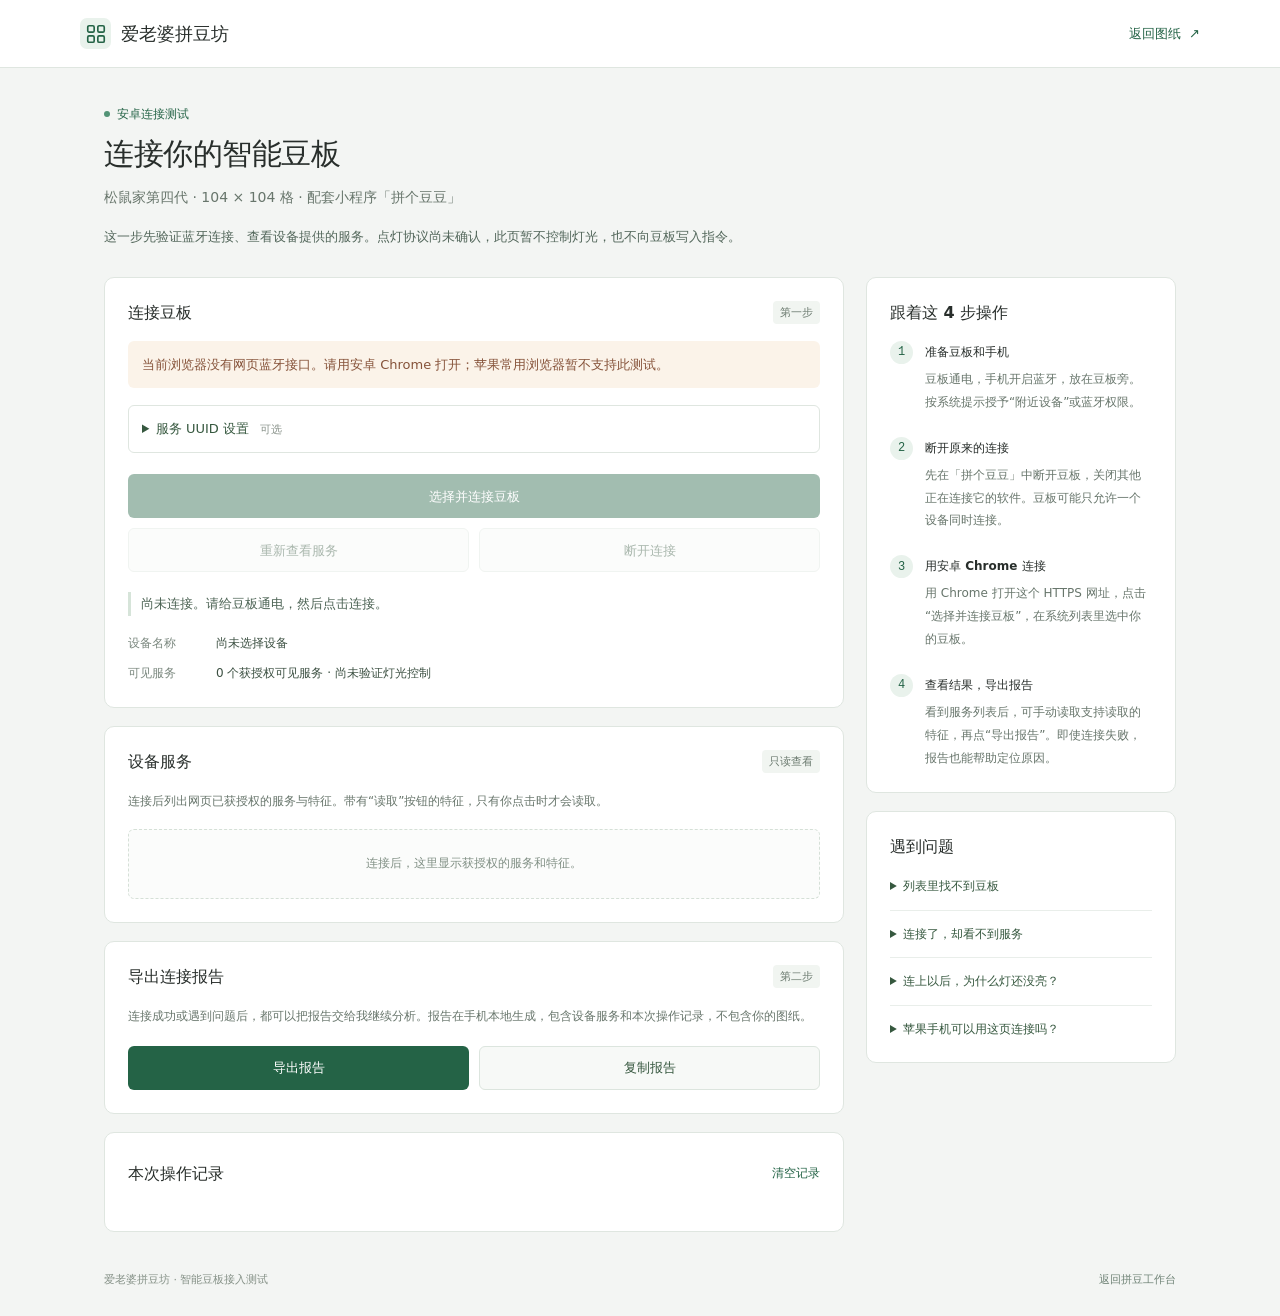
<file: bluetooth.html>
<!doctype html>
<html lang="zh-CN">
<head>
  <meta charset="UTF-8">
  <meta name="viewport" content="width=device-width,initial-scale=1,viewport-fit=cover">
  <meta name="theme-color" content="#f3f5f3">
  <title>安卓豆板连接测试 · 爱老婆拼豆坊</title>
  <link rel="stylesheet" href="bluetooth.css">
  <script src="bluetooth.js" defer></script>
</head>
<body>
  <header class="page-header">
    <a class="brand" href="index.html" aria-label="返回爱老婆拼豆坊">
      <span class="brand-mark" aria-hidden="true"><svg viewBox="0 0 24 24" fill="none"><rect x="3" y="3" width="7" height="7" rx="1.5"/><rect x="14" y="3" width="7" height="7" rx="1.5"/><rect x="3" y="14" width="7" height="7" rx="1.5"/><rect x="14" y="14" width="7" height="7" rx="1.5"/></svg></span>
      <strong>爱老婆拼豆坊</strong>
    </a>
    <a class="back-link" href="index.html">返回图纸 <span aria-hidden="true">↗</span></a>
  </header>

  <main class="page-content">
    <section class="intro" aria-labelledby="pageTitle">
      <span class="eyebrow"><span class="status-dot" aria-hidden="true"></span>安卓连接测试</span>
      <h1 id="pageTitle">连接你的智能豆板</h1>
      <p class="intro-copy">松鼠家第四代 · 104 × 104 格 · 配套小程序「拼个豆豆」</p>
      <p class="scope-note">这一步先验证蓝牙连接、查看设备提供的服务。点灯协议尚未确认，此页暂不控制灯光，也不向豆板写入指令。</p>
    </section>

    <div class="content-grid">
      <div class="main-column">
        <section class="card connection-card" aria-labelledby="connectTitle">
          <div class="section-heading"><h2 id="connectTitle">连接豆板</h2><span class="section-tag">第一步</span></div>
          <p id="capability" class="capability" role="status">正在检查当前浏览器的蓝牙能力…</p>

          <details class="advanced-settings">
            <summary>服务 UUID 设置 <span class="optional-label">可选</span></summary>
            <div class="details-content">
              <label for="serviceUuids">额外授权的服务 UUID</label>
              <textarea id="serviceUuids" rows="3" spellcheck="false" autocapitalize="off" autocomplete="off" placeholder="有服务 UUID 时再填写，可留空"></textarea>
              <p class="help-text">默认申请设备信息和电量服务。网页只能查看你在设备选择时授权的服务；豆板自己的控制服务可能需要在这里另外填写。多个 UUID 可用换行或逗号分隔。</p>
              <div class="inline-guide">
                <strong>不知道 UUID？先完成一次连接测试。</strong>
                <p>若看不到服务，可在安卓手机用 nRF Connect 的 <b>Client</b> 扫描并连接这块豆板，查看全部 Service UUID。复制<strong>服务 UUID</strong>（不是 Characteristic UUID），在 nRF Connect 中断开后，返回这里填写，再重新选择豆板授权。</p>
                <p>查看列表即可，无需写入特征或开启通知。</p>
              </div>
            </div>
          </details>

          <div class="connection-actions">
            <button id="connectButton" class="button primary" type="button"><svg viewBox="0 0 24 24" fill="none" aria-hidden="true"><path d="m7 7 10 10-5 4V3l5 4L7 17"/></svg>选择并连接豆板</button>
            <div class="secondary-actions"><button id="refreshButton" class="button secondary" type="button" disabled>重新查看服务</button><button id="disconnectButton" class="button secondary" type="button" disabled>断开连接</button></div>
          </div>

          <div class="connection-status" id="connectionStatus" role="status" aria-live="polite">尚未连接豆板</div>
          <dl class="device-facts"><div><dt>设备名称</dt><dd id="deviceName">—</dd></div><div><dt>可见服务</dt><dd id="serviceSummary">连接后查看</dd></div></dl>
        </section>

        <section class="card services-card" aria-labelledby="servicesTitle">
          <div class="section-heading"><h2 id="servicesTitle">设备服务</h2><span class="section-tag">只读查看</span></div>
          <p class="section-copy">连接后列出网页已获授权的服务与特征。带有“读取”按钮的特征，只有你点击时才会读取。</p>
          <div id="services" class="services"><p class="empty-state">连接豆板后，设备服务会显示在这里。</p></div>
        </section>

        <section class="card report-card" aria-labelledby="reportTitle">
          <div class="section-heading"><h2 id="reportTitle">导出连接报告</h2><span class="section-tag">第二步</span></div>
          <p class="section-copy">连接成功或遇到问题后，都可以把报告交给我继续分析。报告在手机本地生成，包含设备服务和本次操作记录，不包含你的图纸。</p>
          <div class="report-actions"><button id="exportButton" class="button primary" type="button">导出报告</button><button id="copyButton" class="button secondary" type="button">复制报告</button></div>
        </section>

        <section class="card log-card" aria-labelledby="logTitle">
          <div class="section-heading"><h2 id="logTitle">本次操作记录</h2><button id="clearLogButton" class="text-button" type="button">清空记录</button></div>
          <ol id="eventLog" class="event-log" aria-label="蓝牙操作记录"><li>等待开始连接测试。</li></ol>
        </section>
      </div>

      <aside class="help-column" aria-label="操作帮助">
        <section class="card steps-card" aria-labelledby="stepsTitle">
          <div class="section-heading"><h2 id="stepsTitle">跟着这 4 步操作</h2></div>
          <ol class="steps">
            <li><span class="step-number" aria-hidden="true">1</span><div><strong>准备豆板和手机</strong><p>豆板通电，手机开启蓝牙，放在豆板旁。按系统提示授予“附近设备”或蓝牙权限。</p></div></li>
            <li><span class="step-number" aria-hidden="true">2</span><div><strong>断开原来的连接</strong><p>先在「拼个豆豆」中断开豆板，关闭其他正在连接它的软件。豆板可能只允许一个设备同时连接。</p></div></li>
            <li><span class="step-number" aria-hidden="true">3</span><div><strong>用安卓 Chrome 连接</strong><p>用 Chrome 打开这个 HTTPS 网址，点击“选择并连接豆板”，在系统列表里选中你的豆板。</p></div></li>
            <li><span class="step-number" aria-hidden="true">4</span><div><strong>查看结果，导出报告</strong><p>看到服务列表后，可手动读取支持读取的特征，再点“导出报告”。即使连接失败，报告也能帮助定位原因。</p></div></li>
          </ol>
        </section>

        <section class="card troubleshooting" aria-labelledby="helpTitle">
          <div class="section-heading"><h2 id="helpTitle">遇到问题</h2></div>
          <details><summary>列表里找不到豆板</summary><div class="details-content"><p>确认豆板通电、手机蓝牙已开启，并与「拼个豆豆」或 nRF Connect 断开。必要时重启豆板，再重新选择设备。</p><p>若正在微信里浏览，请复制网址到安卓 Chrome；部分机型还需开启定位或授予附近设备权限。</p></div></details>
          <details><summary>连接了，却看不到服务</summary><div class="details-content"><p>这不一定代表豆板无法接入。网页仅能查看已授权的服务，默认的设备信息和电量服务也可能不存在。</p><p>先导出报告。再按“服务 UUID 设置”中的方法查看实际服务，填写后断开并重新选择豆板；仅点击“重新查看服务”不会增加授权。</p></div></details>
          <details><summary>连上以后，为什么灯还没亮？</summary><div class="details-content"><p>连接只是第一步。还需要弄清松鼠家第四代豆板的点灯指令，才能把图纸位置传给它。当前测试页不发送未知指令，连接成功也不代表已经能控制灯光。</p></div></details>
          <details><summary>苹果手机可以用这页连接吗？</summary><div class="details-content"><p>本次先测试安卓 Chrome。苹果常用浏览器暂不支持这条网页蓝牙连接路线，后续再评估小程序或 App 连接端。</p></div></details>
        </section>
      </aside>
    </div>
    <footer class="page-footer"><span>爱老婆拼豆坊 · 智能豆板接入测试</span><a href="index.html">返回拼豆工作台</a></footer>
  </main>
  <noscript><p class="noscript-message">请允许浏览器运行 JavaScript 后再进行蓝牙连接测试。</p></noscript>
</body>
</html>
</file>
<file: bluetooth.css>
:root{font-family:"Microsoft YaHei",system-ui,-apple-system,BlinkMacSystemFont,"Segoe UI",sans-serif;color:#282e2b;background:#f3f5f3;font-synthesis:none;--ink:#282e2b;--muted:#68766c;--line:#dfe6e0;--green:#246346;--green-soft:#e9f2ec}
*{box-sizing:border-box}body{margin:0}a{color:var(--green);text-underline-offset:3px}button,textarea{font:inherit}button{cursor:pointer}button:disabled{opacity:.42;cursor:default}button:focus-visible,a:focus-visible,textarea:focus-visible,summary:focus-visible{outline:3px solid #64a884;outline-offset:3px}[hidden]{display:none!important}h1,h2,p{margin:0}svg{width:19px;height:19px;stroke:currentColor;stroke-width:1.8;stroke-linecap:round;stroke-linejoin:round;flex-shrink:0}.page-header{min-height:68px;padding:12px max(24px,calc((100vw - 1120px)/2));display:flex;align-items:center;justify-content:space-between;gap:16px;background:#fff;border-bottom:1px solid var(--line)}.brand{display:flex;align-items:center;gap:10px;color:var(--ink);text-decoration:none;min-width:0}.brand strong{font-size:18px;white-space:nowrap}.brand-mark{display:grid;place-items:center;flex-shrink:0;width:31px;height:31px;background:var(--green-soft);color:var(--green);border-radius:7px}.brand-mark svg{width:22px;height:22px}.back-link{display:inline-flex;gap:8px;align-items:center;flex-shrink:0;font-size:13px;text-decoration:none;padding:9px 0}.page-content{max-width:1120px;margin:auto;padding:34px 24px 0}.intro{max-width:760px;margin-bottom:27px}.eyebrow{display:inline-flex;gap:7px;align-items:center;font-size:12px;color:var(--green);font-weight:600}.status-dot{width:6px;height:6px;border-radius:50%;background:#529375}.intro h1{margin-top:11px;font-size:30px;line-height:1.35;letter-spacing:-.5px}.intro-copy{margin-top:11px;font-size:14px;line-height:1.8;color:var(--muted)}.scope-note{margin-top:15px;font-size:13px;line-height:1.9;color:#53675b;max-width:680px}.content-grid{display:grid;grid-template-columns:minmax(0,1fr) 310px;gap:22px;align-items:start}.main-column,.help-column{display:grid;gap:18px;min-width:0}.card{min-width:0;background:#fff;border:1px solid var(--line);border-radius:10px;padding:23px}.section-heading{display:flex;align-items:center;justify-content:space-between;gap:12px;margin-bottom:16px}.section-heading h2{font-size:16px;line-height:1.5}.section-tag{flex-shrink:0;font-size:11px;color:#6c7b70;background:#f1f5f1;padding:4px 7px;border-radius:4px}.capability{font-size:13px;line-height:1.8;color:var(--muted);padding:12px 14px;background:#f5f8f5;border-radius:6px;overflow-wrap:anywhere}.capability.is-supported,.capability.supported{color:var(--green);background:var(--green-soft)}.capability.is-unsupported,.capability.unsupported{color:#86533a;background:#fbf3e9}.advanced-settings{margin-top:17px;border:1px solid var(--line);border-radius:6px}summary{font-size:13px;line-height:1.7;cursor:pointer;color:#36583f;padding:12px 13px;overflow-wrap:anywhere}.optional-label{color:#879088;font-size:11px;margin-left:7px}.details-content{padding:0 13px 14px;font-size:12px;line-height:1.9;color:var(--muted);overflow-wrap:anywhere}.details-content p+p{margin-top:9px}.details-content label{display:block;margin:4px 0 7px;font-size:12px;font-weight:600;color:#455b4d}textarea{display:block;resize:vertical;min-height:88px;width:100%;max-width:100%;border:1px solid #cad8ce;border-radius:5px;padding:10px 11px;font:12px/1.7 Consolas,monospace;color:#324a39;background:#fff}textarea::placeholder{font-family:"Microsoft YaHei",system-ui,sans-serif;color:#8b958e}.help-text{margin-top:9px}.inline-guide{margin-top:12px;padding:12px;background:#f5f8f5;border-radius:5px}.inline-guide>strong{color:#4c6655;font-weight:600}.inline-guide p{margin-top:7px}.connection-actions{margin-top:21px;display:grid;gap:10px}.button{min-height:44px;border:1px solid transparent;border-radius:6px;display:inline-flex;align-items:center;justify-content:center;gap:9px;padding:11px 15px;font-size:13px;font-weight:600;line-height:1.5;text-align:center;touch-action:manipulation}.primary{color:#fff;background:var(--green)}.primary:hover:not(:disabled){background:#194e35}.secondary{color:#36573f;background:#f7f9f7;border-color:#dce5de}.secondary:hover:not(:disabled){background:var(--green-soft)}.secondary-actions{display:grid;grid-template-columns:1fr 1fr;gap:10px}.connection-status{font-size:13px;font-weight:600;line-height:1.8;margin-top:20px;padding-left:10px;border-left:3px solid #d6e4d9;color:#4c6354;overflow-wrap:anywhere}.connection-status.is-connected,.connection-status.connected{border-color:#448d65;color:var(--green)}.connection-status.is-error,.connection-status.error{border-color:#c99874;color:#8c593d}.device-facts{margin:17px 0 0;display:grid;gap:10px;font-size:12px;line-height:1.7}.device-facts>div{display:grid;grid-template-columns:76px minmax(0,1fr);gap:12px}.device-facts dt{color:#7b887f}.device-facts dd{margin:0;color:#3d5143;overflow-wrap:anywhere}.section-copy{font-size:12px;color:var(--muted);line-height:1.9;overflow-wrap:anywhere}.services{margin-top:17px;min-width:0}.empty-state{padding:23px 14px;border:1px dashed #d5e0d7;border-radius:6px;background:#fbfcfb;text-align:center;color:#819085;font-size:12px;line-height:1.8}.service-card{margin-top:12px;border:1px solid var(--line);border-radius:6px;min-width:0;overflow:hidden}.service-card:first-child{margin-top:0}.service-heading{padding:12px 13px;background:#f4f8f4;font-size:13px;line-height:1.8}.service-heading h3{font-size:13px;margin:0 0 4px}.service-uuid,.characteristic-uuid{display:block;font:11px/1.8 Consolas,monospace;color:#6b7d70;overflow-wrap:anywhere;word-break:break-word}.characteristic{padding:13px;border-top:1px solid var(--line);font-size:12px;line-height:1.8;min-width:0}.characteristic-heading{display:flex;align-items:center;gap:8px;justify-content:space-between;flex-wrap:wrap}.characteristic-heading h4{font-size:12px;margin:0}.property-list{display:flex;gap:5px;flex-wrap:wrap;margin:8px 0}.property-tag{font-size:10px;background:#eff3ef;color:#617567;padding:2px 6px;border-radius:3px}.services button{min-height:40px;padding:8px 13px;border:1px solid #ceddd2;border-radius:5px;background:#eff6f0;color:var(--green);font-size:12px}.services button:hover:not(:disabled){background:#e2eee5}.services code{font:11px/1.8 Consolas,monospace;overflow-wrap:anywhere;word-break:break-word}.services pre,.read-result{max-width:100%;margin:10px 0 0;padding:10px;background:#f4f7f4;border-radius:5px;font:11px/1.8 Consolas,monospace;white-space:pre-wrap;overflow-wrap:anywhere;word-break:break-word;color:#536659}.report-actions{display:flex;gap:10px;margin-top:18px}.report-actions .button{flex:1}.text-button{font-size:12px;color:var(--green);background:transparent;border:0;padding:9px 0 9px 9px;min-height:36px;flex-shrink:0}.text-button:hover{text-decoration:underline}.event-log{list-style:none;padding:0;margin:0;max-height:260px;overflow:auto;scrollbar-width:thin;color:#66776b;font-size:11px;line-height:1.85;overflow-wrap:anywhere}.event-log li{padding:9px 0;border-top:1px solid #edf1ed}.event-log li:first-child{border-top:0;padding-top:0}.event-log time{font:10px Consolas,monospace;color:#8b968e;margin-right:8px}.steps{list-style:none;padding:0;margin:0;display:grid;gap:23px}.steps li{display:flex;align-items:flex-start;gap:12px;min-width:0}.step-number{flex-shrink:0;display:grid;place-items:center;width:23px;height:23px;background:var(--green-soft);border-radius:50%;color:var(--green);font:12px Consolas,monospace}.steps strong{display:block;padding-top:2px;font-size:12px;font-weight:600;line-height:1.6}.steps p{margin-top:6px;font-size:12px;color:var(--muted);line-height:1.9}.troubleshooting{padding-bottom:10px}.troubleshooting .section-heading{margin-bottom:4px}.troubleshooting details+details{border-top:1px solid #e9eeea}.troubleshooting summary{padding:13px 0;font-size:12px}.troubleshooting .details-content{padding:0 0 14px}.page-footer{display:flex;justify-content:space-between;gap:14px;flex-wrap:wrap;padding:26px 0;margin-top:12px;color:#859187;font-size:11px;line-height:1.8}.page-footer a{color:#6f8376;text-decoration:none}.page-footer a:hover{text-decoration:underline}.noscript-message{margin:18px;padding:16px;border:1px solid #d8e2da;background:#fff;font-size:14px;line-height:1.8}
@media(max-width:880px){.content-grid{grid-template-columns:minmax(0,1fr) 270px;gap:16px}.card{padding:19px}.page-content{padding:28px 20px 0}.page-header{padding:12px 20px}.intro h1{font-size:27px}}
@media(max-width:700px){.content-grid{display:flex;flex-direction:column;gap:16px}.main-column,.help-column{width:100%;gap:16px}.page-content{max-width:560px;padding:24px 16px 0}.page-header{padding:11px 16px;min-height:60px}.brand strong{font-size:16px}.brand-mark{width:28px;height:28px}.back-link{font-size:12px}.intro{margin-bottom:22px}.intro h1{font-size:25px}.intro-copy{font-size:12px}.scope-note{font-size:12px;line-height:1.9}.card{padding:19px}.section-heading{margin-bottom:14px}.section-heading h2{font-size:15px}.steps{gap:20px}.steps strong{font-size:13px}.steps p{font-size:12px}.troubleshooting{padding-bottom:8px}.page-footer{font-size:10px;padding:22px 0 max(22px,env(safe-area-inset-bottom))}}
@media(max-width:360px){.page-header{padding:10px 12px;gap:8px}.brand{gap:7px}.brand strong{font-size:15px}.back-link{font-size:11px;gap:4px}.page-content{padding:22px 12px 0}.card{padding:16px}.intro h1{font-size:23px}.secondary-actions{gap:8px}.secondary-actions .button{padding:10px 7px;font-size:12px}.section-tag{font-size:10px}.device-facts>div{grid-template-columns:64px minmax(0,1fr);gap:8px}.report-actions{gap:8px}}
.capability[data-available="true"]{color:var(--green);background:var(--green-soft)}.capability[data-available="false"]{color:#86533a;background:#fbf3e9}.connection-status[data-phase="connected"]{border-color:#448d65;color:var(--green)}.connection-status[data-phase="error"],.connection-status[data-phase="disconnected"]{border-color:#c99874;color:#8c593d}.service-heading,.characteristic-heading{margin:0}.service-uuid{padding:0 13px 10px;background:#f4f8f4}.characteristic-heading{font-size:12px}.characteristic-uuid{margin-top:4px}
</file>
